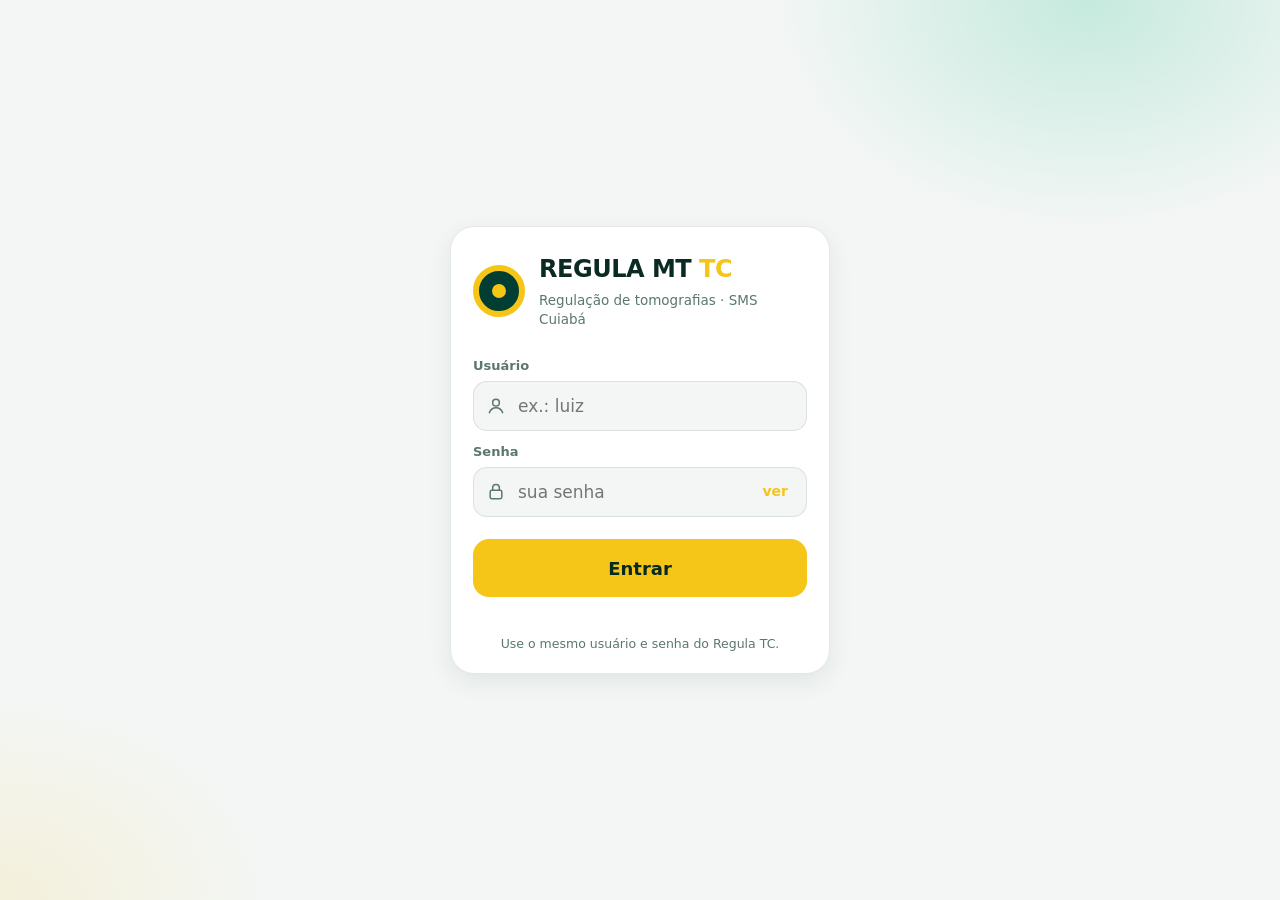
<file: index.html>
<!doctype html>
<html lang="pt-BR" data-tema="auto">
<head>
  <meta charset="utf-8" />
  <meta name="viewport" content="width=device-width, initial-scale=1, viewport-fit=cover" />
  <meta name="theme-color" content="#031713" id="cor-tema" />
  <meta name="apple-mobile-web-app-capable" content="yes" />
  <meta name="mobile-web-app-capable" content="yes" />
  <meta name="apple-mobile-web-app-status-bar-style" content="black-translucent" />
  <meta name="apple-mobile-web-app-title" content="Regula MT" />
  <meta name="format-detection" content="telephone=no" />
  <title>Regula MT TC</title>
  <link rel="manifest" href="manifest.webmanifest" />
  <link rel="apple-touch-icon" href="icones/apple-touch-icon.png" />
  <link rel="icon" href="icones/icone-192.png" />
  <script>
    try { document.documentElement.dataset.tema = localStorage.getItem("tema") || "auto"; } catch (e) {}
  </script>
  <link rel="stylesheet" href="estilo.css" />
</head>
<body>
  <!-- ================= LOGIN ================= -->
  <main id="tela-login" class="login" hidden>
    <div class="login-cartao">
      <div class="login-topo">
        <div class="logo" aria-hidden="true"><span></span></div>
        <div>
          <h1>REGULA MT <b>TC</b></h1>
          <p class="sub">Regulação de tomografias · SMS Cuiabá</p>
        </div>
      </div>
      <form id="form-login" class="login-form">
        <label for="in-usuario">Usuário</label>
        <div class="campo">
          <svg viewBox="0 0 24 24" aria-hidden="true"><circle cx="12" cy="8" r="4"/><path d="M4 20c1.5-4 4.5-6 8-6s6.5 2 8 6"/></svg>
          <input id="in-usuario" autocomplete="username" autocapitalize="none" autocorrect="off" spellcheck="false" placeholder="ex.: luiz" required />
        </div>
        <label for="in-senha">Senha</label>
        <div class="campo">
          <svg viewBox="0 0 24 24" aria-hidden="true"><rect x="5" y="10" width="14" height="10" rx="2"/><path d="M8 10V7a4 4 0 0 1 8 0v3"/></svg>
          <input id="in-senha" type="password" autocomplete="current-password" placeholder="sua senha" required />
          <button type="button" id="btn-ver-senha" class="ver" aria-label="Mostrar senha">ver</button>
        </div>
        <button type="submit" class="botao grande">Entrar</button>
        <p id="erro-login" class="erro"></p>
      </form>
      <p class="login-rodape">Use o mesmo usuário e senha do Regula TC.</p>
    </div>
  </main>

  <!-- ================= APP ================= -->
  <div id="tela-app" class="app" hidden>
    <header class="topo">
      <div class="marca-mini"><div class="logo peq" aria-hidden="true"><span></span></div><span>Regula MT <b>TC</b></span></div>
      <button id="status" class="pilula" type="button" aria-live="polite"><span class="ponto"></span><span id="status-curto">…</span></button>
    </header>

    <div id="avisos" class="avisos"></div>

    <!-- ABA FILA -->
    <section id="aba-fila" class="aba">
      <div class="titulo-grande">
        <h1>Fila</h1>
        <p id="subtitulo" class="subtitulo"></p>
      </div>
      <div class="kpis">
        <div class="kpi"><b id="k-pend">0</b><span>pendentes</span></div>
        <div class="kpi" id="kpi-atraso"><b id="k-atraso">0</b><span>acima do tempo</span></div>
        <div class="kpi"><b id="k-maior">—</b><span>maior espera</span></div>
      </div>
      <div id="destaque"></div>
      <div id="chips" class="chips" role="tablist" aria-label="Filtrar por unidade"></div>
      <div id="fila" class="lista"></div>
      <p id="atualizado" class="rodape-lista"></p>
    </section>

    <!-- ABA ENCAMINHAR -->
    <section id="aba-classif" class="aba" hidden>
      <div class="titulo-grande">
        <h1>Encaminhar</h1>
        <p class="subtitulo">Já classificadas, aguardando encaminhamento</p>
      </div>
      <div id="classificadas" class="lista"></div>
    </section>

    <!-- ABA HISTÓRICO -->
    <section id="aba-hist" class="aba" hidden>
      <div class="titulo-grande">
        <h1>Histórico</h1>
        <p class="subtitulo">Regulações feitas pelo app, por plantão</p>
      </div>
      <div class="plantoes" id="plantoes"></div>
      <div id="hist-kpis" class="kpis kpis4"></div>
      <div id="hist-lista" class="lista"></div>
      <p class="nota-hist">Diurno 7h–19h · Noturno 19h–7h. No iPhone ficam o plantão atual e o anterior; o notebook guarda 7 dias (aba Histórico dele).</p>
    </section>

    <!-- ABA AJUSTES -->
    <section id="aba-ajustes" class="aba" hidden>
      <div class="titulo-grande"><h1>Ajustes</h1><p class="subtitulo" id="conta"></p></div>

      <h3 class="grupo">Aparência</h3>
      <div class="segmento" id="seg-tema" role="radiogroup" aria-label="Tema">
        <button type="button" data-tema="auto">Automático</button>
        <button type="button" data-tema="claro">☀️ Claro</button>
        <button type="button" data-tema="escuro">🌙 Escuro</button>
      </div>
      <div class="cartao-lista">
        <label class="linha-op"><span>Mostrar nomes completos</span><input type="checkbox" id="chk-nomes" class="chave" /></label>
      </div>

      <h3 class="grupo">Alertas</h3>
      <div class="cartao-lista">
        <button id="btn-alertas" class="linha-op botao-linha" type="button"><span id="txt-alertas">Ativar alertas neste iPhone</span><span class="seta">›</span></button>
        <label class="linha-op"><span>Alarme alto com o app aberto</span><input type="checkbox" id="chk-som" class="chave" checked /></label>
        <button id="btn-teste" class="linha-op botao-linha" type="button"><span>Testar alerta e alarme</span><span class="seta">›</span></button>
      </div>
      <details class="guia" open>
        <summary>📣 Alerta mais alto e tocando até dormindo</summary>
        <ol>
          <li><b>Ajustes do iPhone → Notificações → Regula MT</b>: ative <b>Sons</b>, <b>Avisos</b> e mude o estilo para <b>Persistente</b>.</li>
          <li><b>Ajustes → Foco → Sono</b> (e também <b>Não Perturbe</b>) → <b>Apps</b> → <b>Adicionar Apps</b> → <b>Regula MT</b>. Assim o alerta toca mesmo no modo dormir.</li>
          <li>Tire o iPhone do <b>modo Silencioso</b> e deixe a campainha alta em <b>Ajustes → Sons e Tato</b>.</li>
          <li>No plantão noturno, deixe o app <b>aberto na tela, carregando</b>: aí, além da notificação, toca o <b>alarme alto do app</b>.</li>
        </ol>
        <p class="nota">A Apple não deixa apps instalados pelo Safari trocarem o som da notificação. Por isso o aviso de TC nova se repete depois de 2 e de 5 minutos se ela continuar esperando, e a cada 10 minutos depois disso.</p>
      </details>

      <h3 class="grupo">RegulaMT</h3>
      <div class="cartao-lista">
        <a class="linha-op botao-linha" href="https://regulamt.saude.mt.gov.br/inicio?status=pendentes" target="_blank" rel="noopener"><span>Abrir o RegulaMT no Safari</span><span class="seta">↗</span></a>
        <button id="btn-login-remoto" class="linha-op botao-linha" type="button"><span>Abrir login do RegulaMT no notebook</span><span class="seta">›</span></button>
      </div>
      <div class="cartao-lista">
        <button id="btn-sair" class="linha-op botao-linha perigo" type="button"><span>Sair</span></button>
      </div>
      <p class="nota centro" id="info-app"></p>
    </section>

    <nav class="barra" aria-label="Navegação">
      <button type="button" data-aba="fila" class="ativa"><svg viewBox="0 0 24 24"><path d="M4 6h16M4 12h16M4 18h10"/></svg><span>Fila</span><i id="b-fila" class="badge" hidden></i></button>
      <button type="button" data-aba="classif"><svg viewBox="0 0 24 24"><path d="M5 12h12M13 6l6 6-6 6"/></svg><span>Encaminhar</span><i id="b-classif" class="badge" hidden></i></button>
      <button type="button" data-aba="hist"><svg viewBox="0 0 24 24"><circle cx="12" cy="12" r="9"/><path d="M12 7v5l3 2"/></svg><span>Histórico</span></button>
      <button type="button" data-aba="ajustes"><svg viewBox="0 0 24 24"><circle cx="12" cy="12" r="3.2"/><path d="M12 2.5v3M12 18.5v3M4.6 4.6l2.1 2.1M17.3 17.3l2.1 2.1M2.5 12h3M18.5 12h3M4.6 19.4l2.1-2.1M17.3 6.7l2.1-2.1"/></svg><span>Ajustes</span></button>
    </nav>
  </div>

  <!-- ================= FOLHA DO PEDIDO ================= -->
  <div id="fundo" class="fundo" hidden></div>
  <section id="folha" class="folha" role="dialog" aria-modal="true" aria-labelledby="det-nome" hidden>
    <div class="alca"></div>
    <div class="folha-cab">
      <div>
        <p class="sobre" id="det-unid"></p>
        <h2 id="det-nome"></h2>
        <p class="det-sub" id="det-sub"></p>
      </div>
      <button id="det-fechar" class="redondo" type="button" aria-label="Fechar">✕</button>
    </div>
    <div id="det-tags" class="tags"></div>
    <div id="det-acoes"></div>
    <div id="det-clinico"></div>
    <a id="det-regular" class="botao secundario" target="_blank" rel="noopener">Abrir no RegulaMT (Safari) ↗</a>
  </section>

  <!-- ================= ALARME NA TELA ================= -->
  <div id="alarme" class="alarme" hidden role="alert">
    <div class="alarme-caixa">
      <p class="alarme-ico">🚨</p>
      <h2 id="alarme-titulo">Nova TC</h2>
      <p id="alarme-texto"></p>
      <button id="alarme-ver" class="botao grande" type="button">Ver agora</button>
      <button id="alarme-ok" class="botao secundario" type="button">Silenciar</button>
    </div>
  </div>

  <div id="toast" class="toast" hidden></div>
  <script src="app.js" type="module"></script>
</body>
</html>
</file>
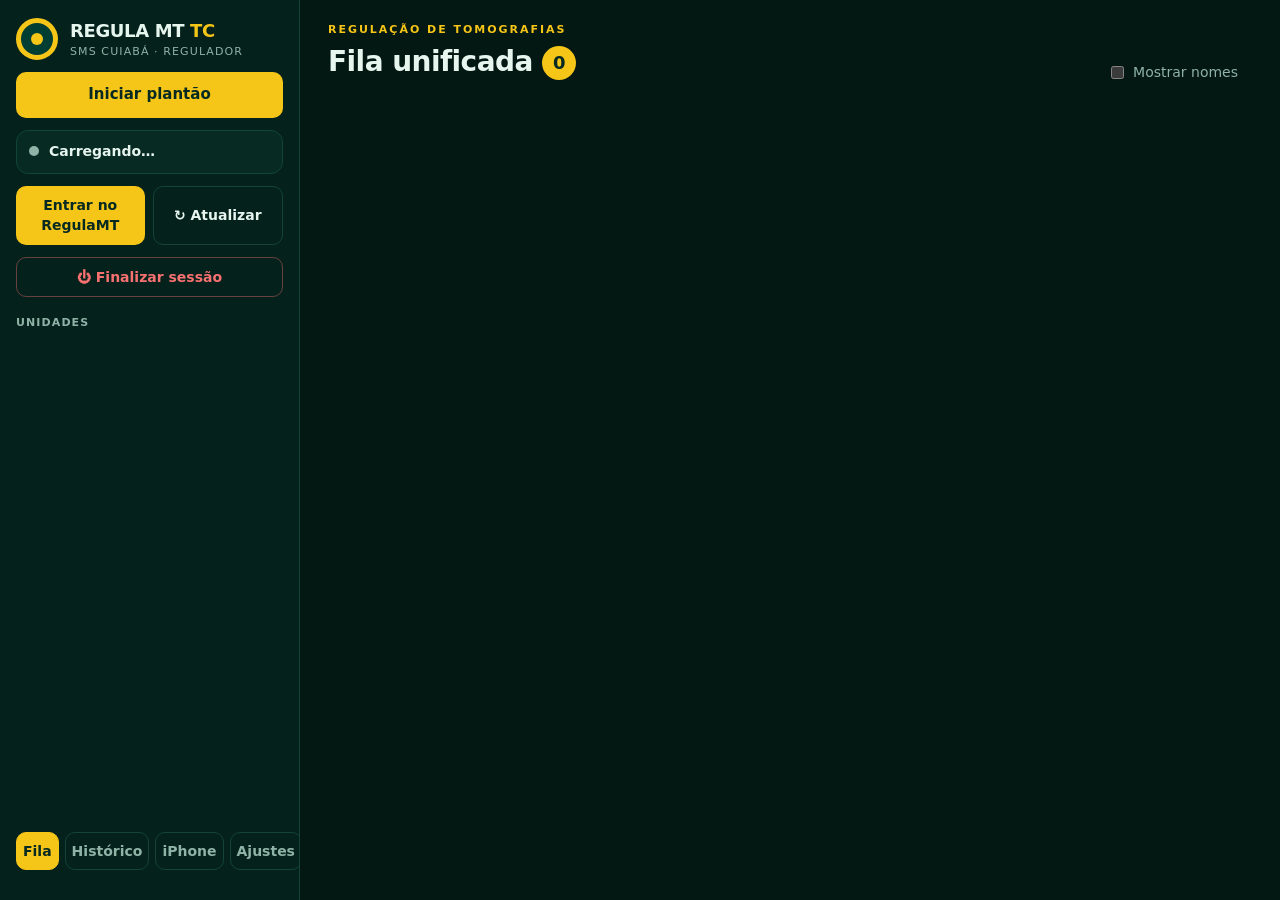
<file: desktop/interface/index.html>
<!doctype html>
<html lang="pt-BR">
<head>
  <meta charset="utf-8" />
  <meta http-equiv="Content-Security-Policy" content="default-src 'self'; img-src 'self' data:; style-src 'self' 'unsafe-inline'; script-src 'self'" />
  <title>Regula MT TC</title>
  <link rel="stylesheet" href="estilo.css" />
</head>
<body>
  <div class="app">
    <!-- LATERAL -->
    <aside class="lateral">
      <div class="marca">
        <div class="logo" aria-hidden="true"><span></span></div>
        <div>
          <p class="nome">REGULA MT <b>TC</b></p>
          <p class="sub">SMS Cuiabá · Regulador</p>
        </div>
      </div>

      <button id="btn-plantao" class="plantao" type="button">Iniciar plantão</button>

      <section id="status" class="status" role="status" aria-live="polite">
        <span class="ponto"></span>
        <div>
          <p id="status-titulo" class="status-titulo">Carregando…</p>
          <p id="status-texto" class="status-texto"></p>
        </div>
      </section>

      <div class="acoes">
        <button id="btn-regulamt" type="button">Entrar no RegulaMT</button>
        <button id="btn-atualizar" type="button" class="secundario">↻ Atualizar</button>
      </div>
      <button id="btn-finalizar" type="button" class="secundario finalizar">⏻ Finalizar sessão</button>

      <h3 class="titulo-sec">Unidades</h3>
      <div id="unidades" class="unidades"></div>

      <nav class="abas-lat">
        <button type="button" data-aba="fila" class="ativa">Fila</button>
        <button type="button" data-aba="historico">Histórico</button>
        <button type="button" data-aba="iphone">iPhone</button>
        <button type="button" data-aba="ajustes">Ajustes</button>
      </nav>
      <p class="rodape" id="rodape"></p>
    </aside>

    <!-- CONTEÚDO -->
    <main class="conteudo">
      <!-- FILA -->
      <section id="aba-fila" class="aba">
        <header class="cab">
          <div>
            <p class="sobre">Regulação de tomografias</p>
            <h1>Fila unificada <span id="qtd" class="qtd">0</span></h1>
          </div>
          <div class="cab-dir">
            <label class="alternar"><input type="checkbox" id="chk-nomes" /> Mostrar nomes</label>
            <div class="filtro-prio" id="filtro-prio"></div>
          </div>
        </header>
        <div id="resumo" class="resumo"></div>
        <div id="fila" class="fila"></div>
        <h2 class="sec-classif" id="tit-classif" hidden>Classificadas — aguardando encaminhamento <span id="qtd-classif" class="qtd peq">0</span></h2>
        <div id="classificadas" class="fila"></div>
      </section>

      <!-- HISTÓRICO -->
      <section id="aba-historico" class="aba" hidden>
        <header class="cab">
          <div>
            <p class="sobre">Regulações feitas pelo app</p>
            <h1>Histórico do plantão <span id="qtd-hist" class="qtd">0</span></h1>
          </div>
          <div class="cab-dir"><select id="sel-plantao" class="sel-plantao"></select></div>
        </header>
        <div id="hist-resumo" class="resumo"></div>
        <div id="hist-lista" class="hist-lista"></div>
        <p class="nota">Plantões de 12 h: diurno 7h–19h, noturno 19h–7h. Aparecem as regulações feitas por este programa ou pelo iPhone (não as feitas direto no site do RegulaMT). Fica guardado só neste notebook por 7 dias.</p>
      </section>

      <!-- IPHONE -->
      <section id="aba-iphone" class="aba" hidden>
        <header class="cab"><div><p class="sobre">Conectar</p><h1>iPhone</h1></div></header>
        <div class="cartao">
          <h2>1. Ligar o envio para o iPhone</h2>
          <p class="nota">Entre com o mesmo usuário e senha do Regula TC. Só esse usuário vê a fila no iPhone.</p>
          <div id="nuvem-off">
            <form id="form-nuvem" class="form">
              <input id="in-usuario" autocomplete="username" placeholder="usuário (ex.: luiz)" required />
              <input id="in-senha" type="password" autocomplete="current-password" placeholder="senha" required />
              <button type="submit">Conectar</button>
            </form>
            <p id="erro-nuvem" class="erro"></p>
          </div>
          <div id="nuvem-on" hidden>
            <p>Conectado como <b id="nuvem-usuario"></b>. A fila é enviada a cada consulta e apagada ao encerrar o plantão.</p>
            <p id="nuvem-erro" class="erro"></p>
            <button id="btn-sair-nuvem" type="button" class="secundario">Desconectar iPhone</button>
          </div>
        </div>
        <div class="cartao">
          <h2>2. Instalar no iPhone</h2>
          <ol class="passos">
            <li>No iPhone, abra o <b>Safari</b> no endereço: <a href="#" id="link-iphone"></a>
              <form id="form-endereco" class="form" style="margin-top:8px"><input id="in-endereco" placeholder="https://..." /><button type="submit" class="secundario">Salvar endereço</button></form></li>
            <li>Toque em <b>Compartilhar</b> (quadrado com seta) → <b>Adicionar à Tela de Início</b>.</li>
            <li>Abra o ícone <b>Regula MT</b> na tela de início, entre com o mesmo usuário e toque em <b>Ativar alertas</b>.</li>
          </ol>
          <p class="nota">Os alertas do iPhone só funcionam com o app aberto pela tela de início (exigência da Apple) e com este notebook ligado e o plantão ativo.</p>
        </div>
      </section>

      <!-- AJUSTES -->
      <section id="aba-ajustes" class="aba" hidden>
        <header class="cab"><div><p class="sobre">Preferências</p><h1>Ajustes</h1></div></header>
        <div class="cartao">
          <label>Consultar a cada <input id="in-intervalo" type="number" min="30" max="900" step="10" /> segundos</label>
          <p class="nota">Alertas: na hora em que a TC chega; depois a cada 5 min enquanto ninguém abrir o pedido; passou de 20 min sem abrir, a cada 2 min.</p>
          <label>Depois que você abre o pedido, lembrar a cada <input id="in-lembrete" type="number" min="5" max="120" step="5" /> minutos até regular</label>
          <label class="alternar"><input type="checkbox" id="chk-auto" /> Iniciar o plantão sozinho ao entrar no RegulaMT</label>
          <label class="alternar"><input type="checkbox" id="chk-som" /> Som de alerta no notebook</label>
          <label class="alternar"><input type="checkbox" id="chk-windows" /> Abrir junto com o Windows</label>
          <fieldset>
            <legend>Avisar espera longa (minutos, pela prioridade sugerida · 0 desliga)</legend>
            <div class="grade-espera" id="espera"></div>
          </fieldset>
          <div class="linha">
            <button id="btn-som" type="button" class="secundario">Testar som</button>
            <button id="btn-salvar" type="button">Salvar</button>
          </div>
          <p id="salvo" class="nota"></p>
          <p id="status-atualizacao" class="nota"></p>
        </div>
        <div class="cartao nota">
          <p><b>Somente leitura.</b> O programa só consulta o RegulaMT. Classificar, negar, pedir correção e encaminhar
          são feitos na janela do RegulaMT (clique no pedido). A senha do gov.br nunca passa pelo programa.</p>
          <p>Fechar a janela durante o plantão deixa o monitor rodando na bandeja (perto do relógio). Para sair de vez:
          botão direito no ícone da bandeja → Sair do programa.</p>
        </div>
      </section>
    </main>
  </div>
  <!-- PAINEL DO PEDIDO -->
  <div id="fundo" class="fundo" hidden></div>
  <aside id="gaveta" class="gaveta" hidden aria-modal="true" role="dialog">
    <header class="g-topo">
      <div>
        <p class="sobre" id="g-unid"></p>
        <h2 id="g-nome"></h2>
        <p class="g-sub" id="g-sub"></p>
      </div>
      <button id="g-fechar" class="secundario" type="button" aria-label="Fechar">✕</button>
    </header>
    <div id="g-corpo" class="g-corpo"></div>
  </aside>
  <script src="app.js"></script>
</body>
</html>
</file>
<file: estilo.css>
/* Regula MT TC — iPhone (17 Pro Max: 440×956 pt). Temas: automático, claro, escuro. */
:root {
  --topo: env(safe-area-inset-top, 0px);
  --base: env(safe-area-inset-bottom, 0px);
  --ouro: #f5c518;
  --ouro-txt: #062a22;
  --raio: 20px;
}
/* ---------- tema escuro ---------- */
:root, [data-tema="escuro"] {
  --fundo: #04130f;
  --fundo2: #061c17;
  --cartao: #0a2620;
  --cartao2: #0f322a;
  --linha: rgba(160, 200, 186, .14);
  --texto: #eef8f4;
  --suave: #95b6aa;
  --vermelho: #ff6b6b;
  --laranja: #ffa24c;
  --amarelo: #ffd43b;
  --azul: #62adff;
  --verde: #34d399;
  --sombra: 0 10px 30px rgba(0, 0, 0, .35);
  --vidro: rgba(4, 19, 15, .78);
  color-scheme: dark;
}
/* ---------- tema claro ---------- */
[data-tema="claro"] {
  --fundo: #f3f6f5;
  --fundo2: #e9efec;
  --cartao: #ffffff;
  --cartao2: #f1f5f3;
  --linha: rgba(6, 42, 34, .10);
  --texto: #0b2a23;
  --suave: #5b7770;
  --vermelho: #d93636;
  --laranja: #d97706;
  --amarelo: #a67c00;
  --azul: #1d6fd6;
  --verde: #0f9f6e;
  --sombra: 0 8px 24px rgba(6, 42, 34, .08);
  --vidro: rgba(243, 246, 245, .82);
  color-scheme: light;
}
@media (prefers-color-scheme: light) {
  [data-tema="auto"] {
    --fundo: #f3f6f5; --fundo2: #e9efec; --cartao: #ffffff; --cartao2: #f1f5f3; --linha: rgba(6, 42, 34, .10);
    --texto: #0b2a23; --suave: #5b7770; --vermelho: #d93636; --laranja: #d97706; --amarelo: #a67c00; --azul: #1d6fd6;
    --verde: #0f9f6e; --sombra: 0 8px 24px rgba(6, 42, 34, .08); --vidro: rgba(243, 246, 245, .82); color-scheme: light;
  }
}

* { box-sizing: border-box; -webkit-tap-highlight-color: transparent; }
[hidden] { display: none !important; }
html { background: var(--fundo); }
body {
  margin: 0; min-height: 100dvh; background: var(--fundo); color: var(--texto);
  font: 17px/1.4 -apple-system, BlinkMacSystemFont, "SF Pro Text", system-ui, sans-serif;
  -webkit-font-smoothing: antialiased; overscroll-behavior-y: contain;
}
button, input, textarea { font: inherit; color: inherit; }
a { color: inherit; }

/* ---------- botões ---------- */
.botao { display: flex; align-items: center; justify-content: center; gap: 8px; width: 100%; min-height: 50px; padding: 12px 16px; border: 0; border-radius: 16px; background: var(--ouro); color: var(--ouro-txt); font-weight: 750; text-decoration: none; cursor: pointer; transition: transform .1s; }
.botao:active { transform: scale(.98); }
.botao:disabled { opacity: .5; }
.botao.grande { min-height: 58px; font-size: 18px; }
.botao.secundario { background: var(--cartao2); color: var(--texto); }
.botao.perigo { background: transparent; color: var(--vermelho); border: 1.5px solid color-mix(in srgb, var(--vermelho) 45%, transparent); }
.redondo { width: 40px; height: 40px; flex: none; border-radius: 50%; border: 0; background: var(--cartao2); color: var(--suave); font-size: 16px; font-weight: 800; }

.logo { width: 40px; height: 40px; border-radius: 50%; border: 5px solid var(--ouro); display: grid; place-items: center; background: #003d32; flex: none; }
.logo span { width: 11px; height: 11px; border-radius: 50%; background: var(--ouro); }
.logo.peq { width: 26px; height: 26px; border-width: 3.5px; }
.logo.peq span { width: 7px; height: 7px; }

/* ---------- login ---------- */
.login { min-height: 100dvh; display: grid; place-items: center; padding: calc(var(--topo) + 20px) 20px calc(var(--base) + 20px); background: radial-gradient(520px 380px at 85% 0%, rgba(16,185,129,.20), transparent 60%), radial-gradient(460px 340px at 0% 100%, rgba(245,197,24,.12), transparent 60%), var(--fundo); }
.login-cartao { width: 100%; max-width: 380px; padding: 26px 22px 20px; border-radius: 24px; background: var(--cartao); border: 1px solid var(--linha); box-shadow: var(--sombra); }
.login-topo { display: flex; align-items: center; gap: 14px; margin-bottom: 22px; }
.login-topo .logo { width: 52px; height: 52px; border-width: 6px; }
.login-topo .logo span { width: 14px; height: 14px; }
.login h1 { margin: 0; font-size: 24px; font-weight: 900; letter-spacing: -.02em; }
.login h1 b { color: var(--ouro); }
.sub { margin: 4px 0 0; color: var(--suave); font-size: 13.5px; }
.login-form { display: flex; flex-direction: column; gap: 6px; }
.login-form label { font-size: 13px; color: var(--suave); font-weight: 700; margin-top: 6px; }
.campo { display: flex; align-items: center; gap: 10px; height: 50px; padding: 0 12px; border-radius: 14px; border: 1px solid var(--linha); background: var(--fundo); }
.campo:focus-within { border-color: var(--ouro); box-shadow: 0 0 0 4px rgba(245,197,24,.15); }
.campo svg { width: 20px; height: 20px; flex: none; fill: none; stroke: var(--suave); stroke-width: 1.8; stroke-linecap: round; }
.campo input { flex: 1; min-width: 0; height: 100%; border: 0; outline: none; background: transparent; font-size: 17px; }
.campo .ver { border: 0; background: transparent; color: var(--ouro); font-weight: 700; font-size: 14px; }
.login-form .botao { margin-top: 16px; }
.login-rodape { margin: 14px 0 0; text-align: center; font-size: 12.5px; color: var(--suave); }

/* ---------- estrutura do app ---------- */
.app { min-height: 100dvh; padding-bottom: calc(var(--base) + 84px); }
@media (min-width: 640px) { .app { max-width: 600px; margin: 0 auto; border-inline: 1px solid var(--linha); } }
.topo { position: sticky; top: 0; z-index: 5; display: flex; align-items: center; justify-content: space-between; gap: 10px; padding: calc(var(--topo) + 8px) 16px 10px; isolation: isolate; border-bottom: 1px solid var(--linha); }
.marca-mini { display: flex; align-items: center; gap: 8px; font-weight: 850; letter-spacing: -.01em; }
.marca-mini b { color: var(--ouro); }
.pilula { display: flex; align-items: center; gap: 7px; max-width: 62%; padding: 7px 12px; border-radius: 99px; border: 1px solid var(--linha); background: var(--cartao); font-size: 13px; font-weight: 650; color: var(--suave); white-space: nowrap; overflow: hidden; text-overflow: ellipsis; }
.pilula .ponto { width: 8px; height: 8px; border-radius: 50%; background: var(--suave); flex: none; }
.pilula[data-tom="ok"] .ponto { background: var(--verde); box-shadow: 0 0 0 3px color-mix(in srgb, var(--verde) 25%, transparent); }
.pilula[data-tom="aviso"] { color: var(--texto); border-color: var(--laranja); } .pilula[data-tom="aviso"] .ponto { background: var(--laranja); }
.pilula[data-tom="erro"] { color: #fff; background: var(--vermelho); border-color: var(--vermelho); } .pilula[data-tom="erro"] .ponto { background: #fff; }

.aba { padding: 0 16px; }
.titulo-grande { padding: 14px 2px 10px; }
.titulo-grande h1 { margin: 0; font-size: 34px; font-weight: 900; letter-spacing: -.03em; line-height: 1.1; }
.subtitulo { margin: 4px 0 0; color: var(--suave); font-size: 14px; }

/* avisos que pedem ação */
.avisos { display: flex; flex-direction: column; gap: 8px; padding: 10px 16px 0; }
.avisos:empty { display: none; }
.aviso { display: flex; gap: 12px; align-items: center; padding: 14px; border-radius: 16px; border: 1px solid var(--linha); background: var(--cartao); box-shadow: var(--sombra); text-align: left; width: 100%; }
.aviso .ico { font-size: 22px; }
.aviso p { margin: 0; font-size: 14.5px; }
.aviso b { display: block; font-size: 15.5px; margin-bottom: 2px; }
.aviso.erro { border-color: var(--vermelho); background: color-mix(in srgb, var(--vermelho) 10%, var(--cartao)); }
.aviso.ouro { border-color: color-mix(in srgb, var(--ouro) 60%, transparent); background: color-mix(in srgb, var(--ouro) 10%, var(--cartao)); }

/* indicadores */
.kpis { display: grid; grid-template-columns: repeat(3, 1fr); gap: 8px; margin-bottom: 12px; }
.kpi { padding: 12px; border-radius: 16px; background: var(--cartao); border: 1px solid var(--linha); }
.kpi b { display: block; font-size: 24px; font-weight: 900; letter-spacing: -.02em; }
.kpi span { font-size: 12px; color: var(--suave); }
.kpi.alerta { border-color: var(--vermelho); } .kpi.alerta b { color: var(--vermelho); }

/* destaque: próxima a regular */
.destaque { position: relative; padding: 16px; border-radius: 22px; margin-bottom: 14px; color: #fff; background: linear-gradient(135deg, #0b4d3f, #06332a); box-shadow: var(--sombra); overflow: hidden; }
.destaque::after { content: ""; position: absolute; right: -40px; top: -40px; width: 160px; height: 160px; border-radius: 50%; border: 18px solid rgba(245,197,24,.18); }
.destaque.p1 { background: linear-gradient(135deg, #8f1d1d, #4c0f0f); }
.destaque.p2 { background: linear-gradient(135deg, #9a4b06, #5a2a02); }
.destaque .rotulo { margin: 0; font-size: 12px; font-weight: 800; letter-spacing: .14em; text-transform: uppercase; opacity: .85; }
.destaque h2 { margin: 6px 0 2px; font-size: 22px; line-height: 1.2; }
.destaque p { margin: 0; opacity: .9; font-size: 14.5px; }
.destaque .linha-d { display: flex; justify-content: space-between; align-items: flex-end; gap: 10px; margin-top: 12px; position: relative; z-index: 1; }
.destaque .tempo { font-size: 30px; font-weight: 900; line-height: 1; }
.destaque .tempo small { display: block; font-size: 12px; font-weight: 600; opacity: .8; }
.destaque .botao { width: auto; min-height: 46px; padding: 0 18px; }

/* chips */
.chips { display: flex; gap: 8px; margin: 0 -16px 12px; padding: 0 16px; overflow-x: auto; scrollbar-width: none; }
.chips::-webkit-scrollbar { display: none; }
.chip { flex: none; display: flex; align-items: center; gap: 6px; min-height: 38px; padding: 6px 14px; border-radius: 99px; border: 1px solid var(--linha); background: var(--cartao); font-size: 14px; font-weight: 650; }
.chip b { color: var(--suave); }
.chip.tem b { color: var(--ouro); }
[data-tema="claro"] .chip.tem b { color: #a67c00; }
.chip.falha { border-color: var(--vermelho); }
.chip[aria-selected="true"] { background: var(--texto); color: var(--fundo); border-color: var(--texto); }
.chip[aria-selected="true"] b { color: var(--fundo); }

/* lista */
.lista { display: flex; flex-direction: column; gap: 10px; }
.vazio { padding: 44px 20px; text-align: center; color: var(--suave); border: 1.5px dashed var(--linha); border-radius: 20px; }
.vazio b { display: block; font-size: 42px; margin-bottom: 6px; }
.pedido { display: grid; grid-template-columns: 6px 1fr auto; gap: 12px; width: 100%; padding: 14px 14px 14px 0; border: 1px solid var(--linha); border-radius: var(--raio); background: var(--cartao); box-shadow: var(--sombra); text-align: left; cursor: pointer; transition: transform .1s; }
.pedido:active { transform: scale(.985); }
.pedido .faixa { border-radius: var(--raio) 0 0 var(--raio); background: var(--suave); }
.pedido[data-p="1"] .faixa { background: var(--vermelho); }
.pedido[data-p="2"] .faixa { background: var(--laranja); }
.pedido[data-p="3"] .faixa { background: var(--amarelo); }
.pedido[data-p="4"] .faixa { background: var(--azul); }
.pedido.classif .faixa { background: var(--verde); }
.pedido.atrasado { border-color: color-mix(in srgb, var(--vermelho) 60%, transparent); }
.pedido.novo { border-color: var(--ouro); box-shadow: 0 0 0 2px color-mix(in srgb, var(--ouro) 40%, transparent), var(--sombra); }
.p-nome { font-weight: 800; font-size: 17px; line-height: 1.25; }
.p-unid { margin-top: 2px; font-size: 14px; color: var(--suave); font-weight: 600; }
.p-proc { margin-top: 6px; font-size: 14.5px; }
.tags { display: flex; flex-wrap: wrap; gap: 6px; margin-top: 8px; }
.tag { font-size: 12px; font-weight: 800; padding: 3px 9px; border-radius: 99px; background: var(--cartao2); color: var(--suave); }
.tag.p1 { background: color-mix(in srgb, var(--vermelho) 16%, transparent); color: var(--vermelho); }
.tag.p2 { background: color-mix(in srgb, var(--laranja) 16%, transparent); color: var(--laranja); }
.tag.p3 { background: color-mix(in srgb, var(--amarelo) 18%, transparent); color: var(--amarelo); }
.tag.p4 { background: color-mix(in srgb, var(--azul) 16%, transparent); color: var(--azul); }
.tag.novo { background: var(--ouro); color: var(--ouro-txt); }
.tag.alerta { background: var(--vermelho); color: #fff; }
.p-tempo { text-align: right; font-weight: 900; font-size: 20px; white-space: nowrap; }
.p-tempo small { display: block; font-size: 11px; font-weight: 600; color: var(--suave); }
.p-tempo.atrasado { color: var(--vermelho); }
.rodape-lista { margin: 14px 0 0; text-align: center; font-size: 12.5px; color: var(--suave); }

/* ajustes */
.grupo { margin: 22px 4px 8px; font-size: 13px; font-weight: 700; text-transform: uppercase; letter-spacing: .08em; color: var(--suave); }
.segmento { display: grid; grid-template-columns: repeat(3, 1fr); gap: 4px; padding: 4px; border-radius: 14px; background: var(--cartao2); margin-bottom: 10px; }
.segmento button { min-height: 40px; border: 0; border-radius: 11px; background: transparent; font-weight: 650; font-size: 14.5px; color: var(--suave); }
.segmento button.ativo { background: var(--cartao); color: var(--texto); box-shadow: 0 2px 8px rgba(0,0,0,.12); }
.cartao-lista { border-radius: 16px; background: var(--cartao); border: 1px solid var(--linha); overflow: hidden; margin-bottom: 10px; }
.linha-op { display: flex; align-items: center; justify-content: space-between; gap: 12px; width: 100%; min-height: 54px; padding: 0 16px; border: 0; border-bottom: 1px solid var(--linha); background: transparent; text-align: left; text-decoration: none; font-size: 16px; }
.linha-op:last-child { border-bottom: 0; }
.botao-linha { cursor: pointer; }
.botao-linha.perigo { color: var(--vermelho); justify-content: center; font-weight: 700; }
.seta { color: var(--suave); font-size: 20px; }
.chave { appearance: none; -webkit-appearance: none; width: 51px; height: 31px; border-radius: 99px; background: var(--cartao2); border: 1px solid var(--linha); position: relative; transition: background .2s; flex: none; }
.chave::after { content: ""; position: absolute; top: 2px; left: 2px; width: 25px; height: 25px; border-radius: 50%; background: #fff; box-shadow: 0 2px 4px rgba(0,0,0,.3); transition: transform .2s; }
.chave:checked { background: var(--verde); border-color: var(--verde); }
.chave:checked::after { transform: translateX(20px); }
.guia { border-radius: 16px; background: var(--cartao); border: 1px solid var(--linha); padding: 12px 16px; margin-bottom: 10px; }
.guia summary { font-weight: 750; cursor: pointer; }
.guia ol { padding-left: 20px; margin: 10px 0 6px; }
.guia li { margin: 8px 0; font-size: 15px; }
.nota { margin: 0; color: var(--suave); font-size: 13px; }
.centro { text-align: center; margin: 14px 0; }

/* barra inferior */
.barra { position: fixed; left: 0; right: 0; bottom: 0; z-index: 6; display: grid; grid-template-columns: repeat(4, 1fr); padding: 6px 10px calc(var(--base) + 4px); isolation: isolate; border-top: 1px solid var(--linha); }
@media (min-width: 640px) { .barra { max-width: 600px; margin: 0 auto; } }
.barra button { position: relative; display: flex; flex-direction: column; align-items: center; gap: 3px; min-height: 52px; border: 0; background: transparent; color: var(--suave); font-size: 11.5px; font-weight: 650; }
.barra svg { width: 26px; height: 26px; fill: none; stroke: currentColor; stroke-width: 2; stroke-linecap: round; stroke-linejoin: round; }
.barra button.ativa { color: var(--texto); }
.barra button.ativa svg { stroke: var(--ouro); }
.badge { position: absolute; top: 2px; left: calc(50% + 6px); min-width: 20px; height: 20px; padding: 0 6px; border-radius: 99px; background: var(--vermelho); color: #fff; font-size: 12px; font-style: normal; font-weight: 800; display: grid; place-items: center; }

/* folha do pedido */
.fundo { position: fixed; inset: 0; z-index: 10; background: rgba(0,0,0,.5); }
.folha { position: fixed; left: 0; right: 0; bottom: 0; z-index: 11; max-height: 92dvh; overflow-y: auto; padding: 6px 18px calc(var(--base) + 18px); border-radius: 28px 28px 0 0; background: var(--fundo2); display: flex; flex-direction: column; gap: 12px; animation: sobe .22s ease-out; overscroll-behavior: contain; }
@keyframes sobe { from { transform: translateY(70px); } }
@media (min-width: 640px) { .folha { left: 50%; right: auto; width: 600px; transform: translateX(-50%); } @keyframes sobe { from { transform: translate(-50%, 70px); } to { transform: translate(-50%, 0); } } }
.alca { width: 40px; height: 5px; border-radius: 3px; background: var(--linha); margin: 4px auto 0; }
.folha-cab { display: flex; justify-content: space-between; gap: 12px; align-items: flex-start; }
.folha-cab h2 { margin: 2px 0; font-size: 23px; line-height: 1.2; }
.sobre { margin: 0; font-size: 12px; font-weight: 800; letter-spacing: .14em; text-transform: uppercase; color: var(--ouro); }
[data-tema="claro"] .sobre { color: #a67c00; }
.det-sub { margin: 0; color: var(--suave); font-size: 14px; }
.bloco { background: var(--cartao); border: 1px solid var(--linha); border-radius: 18px; padding: 14px; display: flex; flex-direction: column; gap: 10px; }
.bloco h3 { margin: 0; font-size: 12.5px; letter-spacing: .1em; text-transform: uppercase; color: var(--suave); }
.bloco p { margin: 0; white-space: pre-wrap; font-size: 15.5px; }
.bloco details summary { font-weight: 700; color: var(--suave); cursor: pointer; }
.prios { display: grid; grid-template-columns: repeat(4, 1fr); gap: 7px; margin-top: 8px; }
.prio { position: relative; min-height: 64px; padding: 4px 2px; border: 3px solid transparent; border-radius: 14px; font-weight: 850; font-size: 14px; line-height: 1.15; color: #fff; }
.prio[data-n="1"] { background: #dc3b3b; } .prio[data-n="2"] { background: #e07a12; } .prio[data-n="3"] { background: #c9a100; } .prio[data-n="4"] { background: #2f7fe0; }
.prio.escolhida { border-color: var(--texto); box-shadow: 0 0 0 3px var(--ouro); transform: scale(1.02); }
.prio .sug { position: absolute; top: -10px; left: 50%; transform: translateX(-50%); white-space: nowrap; font-size: 11px; font-weight: 800; background: var(--ouro); color: var(--ouro-txt); border-radius: 99px; padding: 2px 8px; }
.troca { display: flex; align-items: center; justify-content: space-between; gap: 10px; min-height: 48px; font-size: 15.5px; }
.bloco textarea, .bloco input[type="text"] { width: 100%; padding: 12px; border-radius: 14px; border: 1px solid var(--linha); background: var(--fundo); font: inherit; }
.bloco textarea { min-height: 96px; }
.dois { display: grid; grid-template-columns: 1fr 1fr; gap: 10px; }
.resultado { padding: 14px; border-radius: 16px; font-weight: 700; font-size: 15.5px; }
.resultado.ok { background: color-mix(in srgb, var(--verde) 18%, transparent); border: 1px solid var(--verde); }
.resultado.erro { background: color-mix(in srgb, var(--vermelho) 14%, transparent); border: 1px solid var(--vermelho); }
.resultado.espera { background: var(--cartao2); color: var(--suave); }
.esqueleto { height: 16px; border-radius: 8px; background: linear-gradient(90deg, var(--cartao2), var(--linha), var(--cartao2)); background-size: 200% 100%; animation: brilho 1.2s infinite; }
@keyframes brilho { to { background-position: -200% 0; } }

/* alarme em tela cheia */
.alarme { position: fixed; inset: 0; z-index: 30; display: grid; place-items: center; padding: 24px; background: rgba(140, 16, 16, .92); animation: piscar 1s infinite alternate; }
@keyframes piscar { to { background: rgba(60, 6, 6, .95); } }
.alarme-caixa { width: 100%; max-width: 380px; text-align: center; color: #fff; display: flex; flex-direction: column; gap: 12px; }
.alarme-ico { font-size: 70px; margin: 0; animation: pulso .6s infinite alternate; }
@keyframes pulso { to { transform: scale(1.15); } }
.alarme h2 { margin: 0; font-size: 30px; }
.alarme p { margin: 0 0 8px; font-size: 18px; opacity: .95; }

.toast { position: fixed; left: 16px; right: 16px; bottom: calc(var(--base) + 92px); z-index: 40; padding: 14px 16px; border-radius: 16px; background: var(--texto); color: var(--fundo); font-weight: 700; text-align: center; box-shadow: var(--sombra); }
@media (min-width: 640px) { .toast { left: 50%; right: auto; width: 420px; transform: translateX(-50%); } }
.erro { margin: 0; color: var(--vermelho); font-size: 15px; min-height: 1.2em; text-align: center; }

/* Decisão: Aprovar x Negar */
.decisoes { display: grid; grid-template-columns: 1fr 1fr; gap: 10px; margin-bottom: 12px; }
.decisao { min-height: 64px; border-radius: 16px; font-size: 19px; font-weight: 850; display: flex; align-items: center; justify-content: center; gap: 8px; border: 3px solid; background: transparent; }
.decisao b { font-size: 22px; }
.decisao.aprovar { color: #16a36a; border-color: #16a36a; }
.decisao.negar { color: #dc3b3b; border-color: #dc3b3b; }
.decisao.aprovar.ativa { background: #16a36a; color: #fff; }
.decisao.negar.ativa { background: #dc3b3b; color: #fff; }
.painel-decisao { display: grid; gap: 10px; padding: 12px; border-radius: 16px; border: 2px solid; }
.painel-decisao[hidden] { display: none; }
.painel-decisao.aprovar { border-color: rgba(22,163,106,.45); }
.painel-decisao.negar { border-color: rgba(220,59,59,.45); }
.painel-decisao h3 { margin: 0; }
.dica-decisao { margin: 0 0 8px; font-size: 13px; color: var(--suave); text-align: center; }
.bloco:has(.decisao.ativa) .dica-decisao { display: none; }

/* Histórico */
.plantoes { display: grid; grid-template-columns: 1fr 1fr; gap: 8px; margin-bottom: 12px; }
.plantao { display: flex; flex-direction: column; align-items: flex-start; gap: 2px; padding: 10px 12px; border-radius: 14px; border: 2px solid var(--linha); background: var(--cartao); color: var(--texto); text-align: left; }
.plantao small { font-size: 11.5px; color: var(--suave); }
.plantao.ativo { border-color: var(--ouro); }
.kpis4 { grid-template-columns: repeat(4, 1fr); }
.kpis4 .kpi { padding: 10px 8px; } .kpis4 .kpi b { font-size: 20px; } .kpis4 .kpi span { font-size: 11px; }
.hist-item { display: grid; grid-template-columns: 52px 1fr; gap: 10px; padding: 12px; border: 1px solid var(--linha); border-radius: var(--raio); background: var(--cartao); color: var(--texto); text-decoration: none; }
.hist-item time { font-weight: 850; font-size: 17px; }
.hist-meio { display: flex; flex-direction: column; gap: 3px; min-width: 0; }
.hist-meio small { color: var(--suave); }
.hist-tags { display: flex; flex-wrap: wrap; gap: 6px; align-items: center; margin-top: 3px; }
.hist-acao { font-weight: 800; font-size: 11.5px; padding: 3px 9px; border-radius: 99px; }
.h-class { background: rgba(47,127,224,.18); color: #3d8bf0; } .h-enc { background: rgba(22,163,106,.18); color: #16a36a; }
.h-neg { background: rgba(220,59,59,.18); color: #dc3b3b; } .h-dev { background: rgba(224,122,18,.18); color: #e07a12; }
.hist-just { font-style: italic; }
.nota-hist { font-size: 12.5px; color: var(--suave); margin-top: 14px; }
.vazio { color: var(--suave); text-align: center; padding: 24px 0; }

/* Passo a passo da regulação */
.passo { display: grid; gap: 10px; padding: 12px 0; border-top: 1px dashed var(--linha); }
.passo:first-child { border-top: 0; padding-top: 0; }
.passo[hidden] { display: none; }
.passo-tit { display: flex; align-items: center; gap: 8px; font-size: 13px; font-weight: 850; letter-spacing: .08em; text-transform: uppercase; color: var(--suave); }
.passo-tit .num { display: inline-grid; place-items: center; width: 24px; height: 24px; border-radius: 99px; background: var(--ouro); color: var(--ouro-txt); font-size: 13px; letter-spacing: 0; }
.passo .decisoes { margin: 0; }
.resumo-envio { display: flex; align-items: center; gap: 10px; font-size: 17px; font-weight: 750; }
.prio-resumo { padding: 6px 14px; border-radius: 99px; color: #fff; font-weight: 900; }
.prio-resumo.p1 { background: #dc3b3b; } .prio-resumo.p2 { background: #e07a12; } .prio-resumo.p3 { background: #c9a100; } .prio-resumo.p4 { background: #2f7fe0; }
.botao.enviar { min-height: 60px; font-size: 18px; font-weight: 900; background: var(--texto); color: var(--fundo); border: 0; border-radius: 16px; }
.dica-decisao { display: none; }

/* Sem desfoque nenhum: no iPhone ele borrava a logo e o texto do topo. Fundo sólido. */
.topo, .barra { background: var(--fundo); }
.topo .marca-mini { font-size: 18px; -webkit-font-smoothing: antialiased; }
.topo .logo.peq { width: 28px; height: 28px; border-width: 4px; background: transparent; }
.topo .logo.peq span { width: 8px; height: 8px; }
.kpis4 .kpi.largo { grid-column: 1 / -1; display: flex; align-items: baseline; gap: 10px; }
</file>
<file: desktop/interface/estilo.css>
[hidden] { display: none !important; }
:root {
  --fundo: #031713;
  --lateral: #05211b;
  --cartao: #072a22;
  --cartao2: #0a3329;
  --borda: #12443a;
  --ouro: #f5c518;
  --texto: #e7f5ef;
  --suave: #8fb3a6;
  --vermelho: #f87171;
  --laranja: #fb923c;
  --amarelo: #facc15;
  --azul: #60a5fa;
  --verde: #34d399;
  color-scheme: dark;
}
* { box-sizing: border-box; }
html, body { height: 100%; margin: 0; }
body { font: 14px/1.45 "Segoe UI", system-ui, sans-serif; background: var(--fundo); color: var(--texto); }
button { font: inherit; border: 0; border-radius: 10px; padding: 9px 14px; background: var(--ouro); color: #062a22; font-weight: 700; cursor: pointer; }
button:hover { filter: brightness(1.06); }
button.secundario { background: transparent; color: var(--texto); border: 1px solid var(--borda); }
button:disabled { opacity: .5; cursor: default; }
a { color: var(--ouro); }
input { font: inherit; }

.app { display: grid; grid-template-columns: 300px 1fr; height: 100%; }
.lateral { background: var(--lateral); border-right: 1px solid var(--borda); padding: 18px 16px; display: flex; flex-direction: column; gap: 12px; overflow-y: auto; }
.conteudo { overflow-y: auto; padding: 22px 28px 40px; }

.marca { display: flex; align-items: center; gap: 12px; }
.logo { width: 42px; height: 42px; border-radius: 50%; border: 5px solid var(--ouro); display: grid; place-items: center; background: #003d32; }
.logo span { width: 12px; height: 12px; border-radius: 50%; background: var(--ouro); }
.nome { margin: 0; font-weight: 900; letter-spacing: -.02em; font-size: 18px; }
.nome b { color: var(--ouro); }
.sub { margin: 0; font-size: 11px; color: var(--suave); text-transform: uppercase; letter-spacing: .1em; }

.plantao { padding: 12px; font-size: 15px; }
.plantao.ativo { background: #7f1d1d; color: #fff; }

.status { display: flex; gap: 10px; padding: 10px 12px; border-radius: 12px; background: var(--cartao); border: 1px solid var(--borda); }
.status .ponto { flex: none; width: 10px; height: 10px; margin-top: 5px; border-radius: 50%; background: var(--suave); }
.status[data-tom="ok"] .ponto { background: var(--verde); box-shadow: 0 0 0 4px rgba(52,211,153,.18); animation: pulso 2s infinite; }
.status[data-tom="aviso"] { border-color: var(--laranja); } .status[data-tom="aviso"] .ponto { background: var(--laranja); }
.status[data-tom="erro"] { border-color: var(--vermelho); } .status[data-tom="erro"] .ponto { background: var(--vermelho); }
@keyframes pulso { 50% { box-shadow: 0 0 0 7px rgba(52,211,153,.05); } }
.status-titulo { margin: 0; font-weight: 800; }
.status-texto { margin: 2px 0 0; color: var(--suave); font-size: 12.5px; }

.acoes { display: flex; gap: 8px; } .acoes button { flex: 1; }
.titulo-sec { margin: 6px 0 -4px; font-size: 11px; text-transform: uppercase; letter-spacing: .1em; color: var(--suave); }
.unidades { display: flex; flex-direction: column; gap: 6px; }
.unidade { all: unset; cursor: pointer; display: grid; grid-template-columns: 1fr auto; align-items: center; padding: 8px 10px; border-radius: 10px; background: var(--cartao); border: 1px solid var(--borda); }
.unidade[aria-pressed="true"] { border-color: var(--ouro); box-shadow: inset 0 0 0 1px var(--ouro); }
.unidade .u-nome { font-weight: 700; font-size: 13px; }
.unidade .u-info { grid-column: 1; font-size: 11px; color: var(--suave); }
.unidade .u-num { grid-row: 1 / 3; grid-column: 2; font-size: 22px; font-weight: 900; min-width: 28px; text-align: right; }
.unidade.tem .u-num { color: var(--ouro); }
.unidade.falha { border-color: var(--vermelho); } .unidade.falha .u-info { color: var(--vermelho); }

.abas-lat { margin-top: auto; display: flex; gap: 6px; }
.abas-lat button { flex: 1; background: transparent; color: var(--suave); border: 1px solid var(--borda); padding: 8px 6px; }
.abas-lat button.ativa { color: #062a22; background: var(--ouro); border-color: var(--ouro); }
.rodape { margin: 0; font-size: 11px; color: var(--suave); text-align: center; }

.cab { display: flex; align-items: flex-end; justify-content: space-between; gap: 12px; margin-bottom: 14px; }
.sobre { margin: 0; font-size: 11px; font-weight: 800; text-transform: uppercase; letter-spacing: .18em; color: var(--ouro); }
h1 { margin: 4px 0 0; font-size: 28px; font-weight: 900; letter-spacing: -.02em; }
h2 { margin: 0 0 8px; font-size: 16px; }
.qtd { display: inline-grid; place-items: center; min-width: 34px; height: 34px; padding: 0 10px; border-radius: 99px; background: var(--ouro); color: #062a22; font-size: 18px; vertical-align: middle; }
.cab-dir { display: flex; align-items: center; gap: 14px; }
.alternar { display: flex; align-items: center; gap: 6px; color: var(--suave); }
.filtro-prio { display: flex; gap: 4px; }
.filtro-prio button { padding: 5px 10px; font-size: 12px; background: transparent; color: var(--suave); border: 1px solid var(--borda); }
.filtro-prio button.ativa { color: var(--texto); border-color: var(--ouro); }

.resumo { display: grid; grid-template-columns: repeat(4, 1fr); gap: 10px; margin-bottom: 14px; }
.kpi { padding: 12px 14px; border-radius: 14px; background: var(--cartao); border: 1px solid var(--borda); }
.kpi p { margin: 0; color: var(--suave); font-size: 12px; }
.kpi b { font-size: 24px; }
.kpi.alerta b { color: var(--vermelho); }

.fila { display: flex; flex-direction: column; gap: 8px; }
.vazio { padding: 40px; text-align: center; color: var(--suave); border: 1px dashed var(--borda); border-radius: 16px; }
.pedido { all: unset; cursor: pointer; display: grid; grid-template-columns: 6px 1fr auto; gap: 14px; padding: 12px 14px 12px 0; border-radius: 14px; background: var(--cartao); border: 1px solid var(--borda); transition: border-color .15s, transform .15s; }
.pedido:hover, .pedido:focus-visible { border-color: var(--ouro); transform: translateY(-1px); }
.pedido .faixa { border-radius: 14px 0 0 14px; background: var(--suave); }
.pedido[data-p="1"] .faixa { background: var(--vermelho); }
.pedido[data-p="2"] .faixa { background: var(--laranja); }
.pedido[data-p="3"] .faixa { background: var(--amarelo); }
.pedido[data-p="4"] .faixa { background: var(--azul); }
.pedido.novo { border-color: var(--ouro); box-shadow: 0 0 0 1px var(--ouro), 0 0 24px rgba(245,197,24,.12); }
.p-linha1 { display: flex; align-items: center; gap: 8px; font-weight: 800; font-size: 15px; }
.p-unid { font-weight: 600; color: var(--suave); font-size: 13px; }
.p-proc { margin-top: 3px; }
.p-meta { margin-top: 6px; display: flex; flex-wrap: wrap; gap: 6px; font-size: 11.5px; color: var(--suave); align-items: center; }
.selo { font-weight: 800; font-size: 11px; padding: 1px 8px; border-radius: 99px; border: 1px solid currentColor; }
.selo.p1 { color: var(--vermelho); } .selo.p2 { color: var(--laranja); } .selo.p3 { color: var(--amarelo); } .selo.p4 { color: var(--azul); }
.selo.novo { color: #062a22; background: var(--ouro); border-color: var(--ouro); }
.p-tempo { text-align: right; font-weight: 900; font-size: 18px; white-space: nowrap; }
.p-tempo small { display: block; font-size: 11px; font-weight: 600; color: var(--suave); }
.p-tempo.atrasado { color: var(--vermelho); }
.p-abrir { font-size: 12px; color: var(--ouro); font-weight: 700; margin-top: 6px; }

.cartao { padding: 16px 18px; border-radius: 16px; background: var(--cartao); border: 1px solid var(--borda); margin-bottom: 14px; max-width: 720px; }
.cartao label { display: block; margin: 10px 0; }
.cartao input[type="number"], .form input { padding: 8px 10px; border-radius: 10px; border: 1px solid var(--borda); background: var(--fundo); color: var(--texto); }
.cartao input[type="number"] { width: 80px; }
.form { display: flex; gap: 8px; flex-wrap: wrap; } .form input { flex: 1; min-width: 160px; }
fieldset { border: 1px solid var(--borda); border-radius: 12px; margin: 10px 0; }
.grade-espera { display: grid; grid-template-columns: 140px 90px; gap: 6px 10px; align-items: center; }
.linha { display: flex; gap: 8px; }
.nota { color: var(--suave); font-size: 13px; }
.erro { color: var(--vermelho); font-size: 13px; min-height: 1em; }
.passos li { margin: 6px 0; }

.finalizar { width: 100%; color: var(--vermelho) !important; border-color: rgba(248,113,113,.4) !important; }
.sec-classif { margin: 26px 0 10px; font-size: 16px; }
.qtd.peq { min-width: 26px; height: 26px; font-size: 14px; }
.pedido.classificada .faixa { background: var(--verde); }

.fundo { position: fixed; inset: 0; background: rgba(0,0,0,.55); z-index: 20; }
.gaveta { position: fixed; top: 0; right: 0; bottom: 0; width: min(620px, 92vw); z-index: 21; background: var(--lateral); border-left: 1px solid var(--borda); display: flex; flex-direction: column; animation: entra .18s ease-out; }
@keyframes entra { from { transform: translateX(40px); } }
.g-topo { display: flex; justify-content: space-between; gap: 12px; padding: 18px 20px 12px; border-bottom: 1px solid var(--borda); }
.g-topo h2 { margin: 4px 0 2px; font-size: 22px; }
.g-sub { margin: 0; color: var(--suave); font-size: 13px; }
.g-corpo { overflow-y: auto; padding: 16px 20px 30px; display: flex; flex-direction: column; gap: 14px; }
.bloco { background: var(--cartao); border: 1px solid var(--borda); border-radius: 14px; padding: 12px 14px; }
.bloco h3 { margin: 0 0 6px; font-size: 12px; text-transform: uppercase; letter-spacing: .1em; color: var(--suave); }
.bloco p { margin: 0; white-space: pre-wrap; }
.bloco details summary { cursor: pointer; color: var(--ouro); font-weight: 700; margin-top: 6px; }
.evol { border-top: 1px solid var(--borda); padding-top: 8px; margin-top: 8px; }
.evol small { color: var(--suave); }
.chips-g { display: flex; flex-wrap: wrap; gap: 6px; margin-top: 6px; }
.prio-botoes { display: grid; grid-template-columns: repeat(4, 1fr); gap: 8px; }
.prio { position: relative; padding: 14px 6px; border-radius: 12px; font-weight: 800; color: #062a22; border: 3px solid transparent; }
.prio[data-n="1"] { background: var(--vermelho); } .prio[data-n="2"] { background: var(--laranja); } .prio[data-n="3"] { background: var(--amarelo); } .prio[data-n="4"] { background: var(--azul); }
.prio.escolhida { border-color: #fff; box-shadow: 0 0 0 3px var(--ouro); }
.prio .sug { position: absolute; top: -9px; left: 50%; transform: translateX(-50%); font-size: 10px; background: var(--ouro); color: #062a22; border-radius: 99px; padding: 1px 6px; white-space: nowrap; }
.confirmar { width: 100%; padding: 14px; font-size: 16px; margin-top: 10px; }
.linha-acao { display: flex; gap: 8px; margin-top: 10px; }
.linha-acao button { flex: 1; }
textarea { width: 100%; min-height: 80px; padding: 10px; border-radius: 10px; border: 1px solid var(--borda); background: var(--fundo); color: var(--texto); font: inherit; resize: vertical; }
select, .bloco input[type="text"] { width: 100%; padding: 8px 10px; border-radius: 10px; border: 1px solid var(--borda); background: var(--fundo); color: var(--texto); font: inherit; margin: 4px 0; }
.resultado { padding: 12px 14px; border-radius: 12px; font-weight: 700; }
.resultado.ok { background: rgba(52,211,153,.15); border: 1px solid var(--verde); }
.resultado.erro { background: rgba(248,113,113,.12); border: 1px solid var(--vermelho); }
.resultado.incerto { background: rgba(251,146,60,.12); border: 1px solid var(--laranja); }
.carregando { color: var(--suave); padding: 30px; text-align: center; }
.perigo { background: transparent !important; color: var(--vermelho) !important; border: 1px solid rgba(248,113,113,.5) !important; }

/* Decisão: Aprovar x Negar */
.decisoes { display: grid; grid-template-columns: 1fr 1fr; gap: 10px; margin: 6px 0 12px; }
.decisao { padding: 14px; border-radius: 12px; font-size: 17px; font-weight: 850; border: 3px solid; background: transparent; cursor: pointer; }
.decisao.aprovar { color: #2fd18b; border-color: #2fd18b; }
.decisao.negar { color: #ff6b6b; border-color: #ff6b6b; }
.decisao.aprovar.ativa { background: #16a36a; border-color: #16a36a; color: #fff; }
.decisao.negar.ativa { background: #dc3b3b; border-color: #dc3b3b; color: #fff; }
.painel-decisao { display: grid; gap: 10px; padding: 12px; border-radius: 12px; border: 2px solid; }
.painel-decisao[hidden] { display: none; }
.painel-decisao.aprovar { border-color: rgba(47,209,139,.45); }
.painel-decisao.negar { border-color: rgba(255,107,107,.45); }
.painel-decisao h3 { margin: 0; }

/* Histórico */
.sel-plantao { padding: 9px 12px; border-radius: 10px; font-weight: 700; }
.hist-lista { display: flex; flex-direction: column; gap: 6px; margin-bottom: 12px; }
.hist-item { display: grid; grid-template-columns: 56px 1fr auto auto auto; align-items: center; gap: 12px; padding: 10px 14px; border-radius: 12px; background: var(--cartao, rgba(255,255,255,.04)); cursor: pointer; }
.hist-item:hover { outline: 1px solid var(--ouro); }
.hist-item time { font-weight: 800; font-size: 17px; }
.hist-meio { display: flex; flex-direction: column; min-width: 0; }
.hist-meio small { opacity: .75; white-space: nowrap; overflow: hidden; text-overflow: ellipsis; }
.hist-acao { font-weight: 800; font-size: 12px; padding: 4px 10px; border-radius: 99px; }
.h-class { background: rgba(47,127,224,.2); color: #7fb4ff; } .h-enc { background: rgba(22,163,106,.22); color: #4fe0a0; }
.h-neg { background: rgba(220,59,59,.22); color: #ff8a8a; } .h-dev { background: rgba(224,122,18,.22); color: #ffb062; }
.hist-origem { font-size: 12px; opacity: .7; }
.vazio { opacity: .7; padding: 20px 0; }
#hist-resumo { grid-template-columns: repeat(5, 1fr); }
</file>
